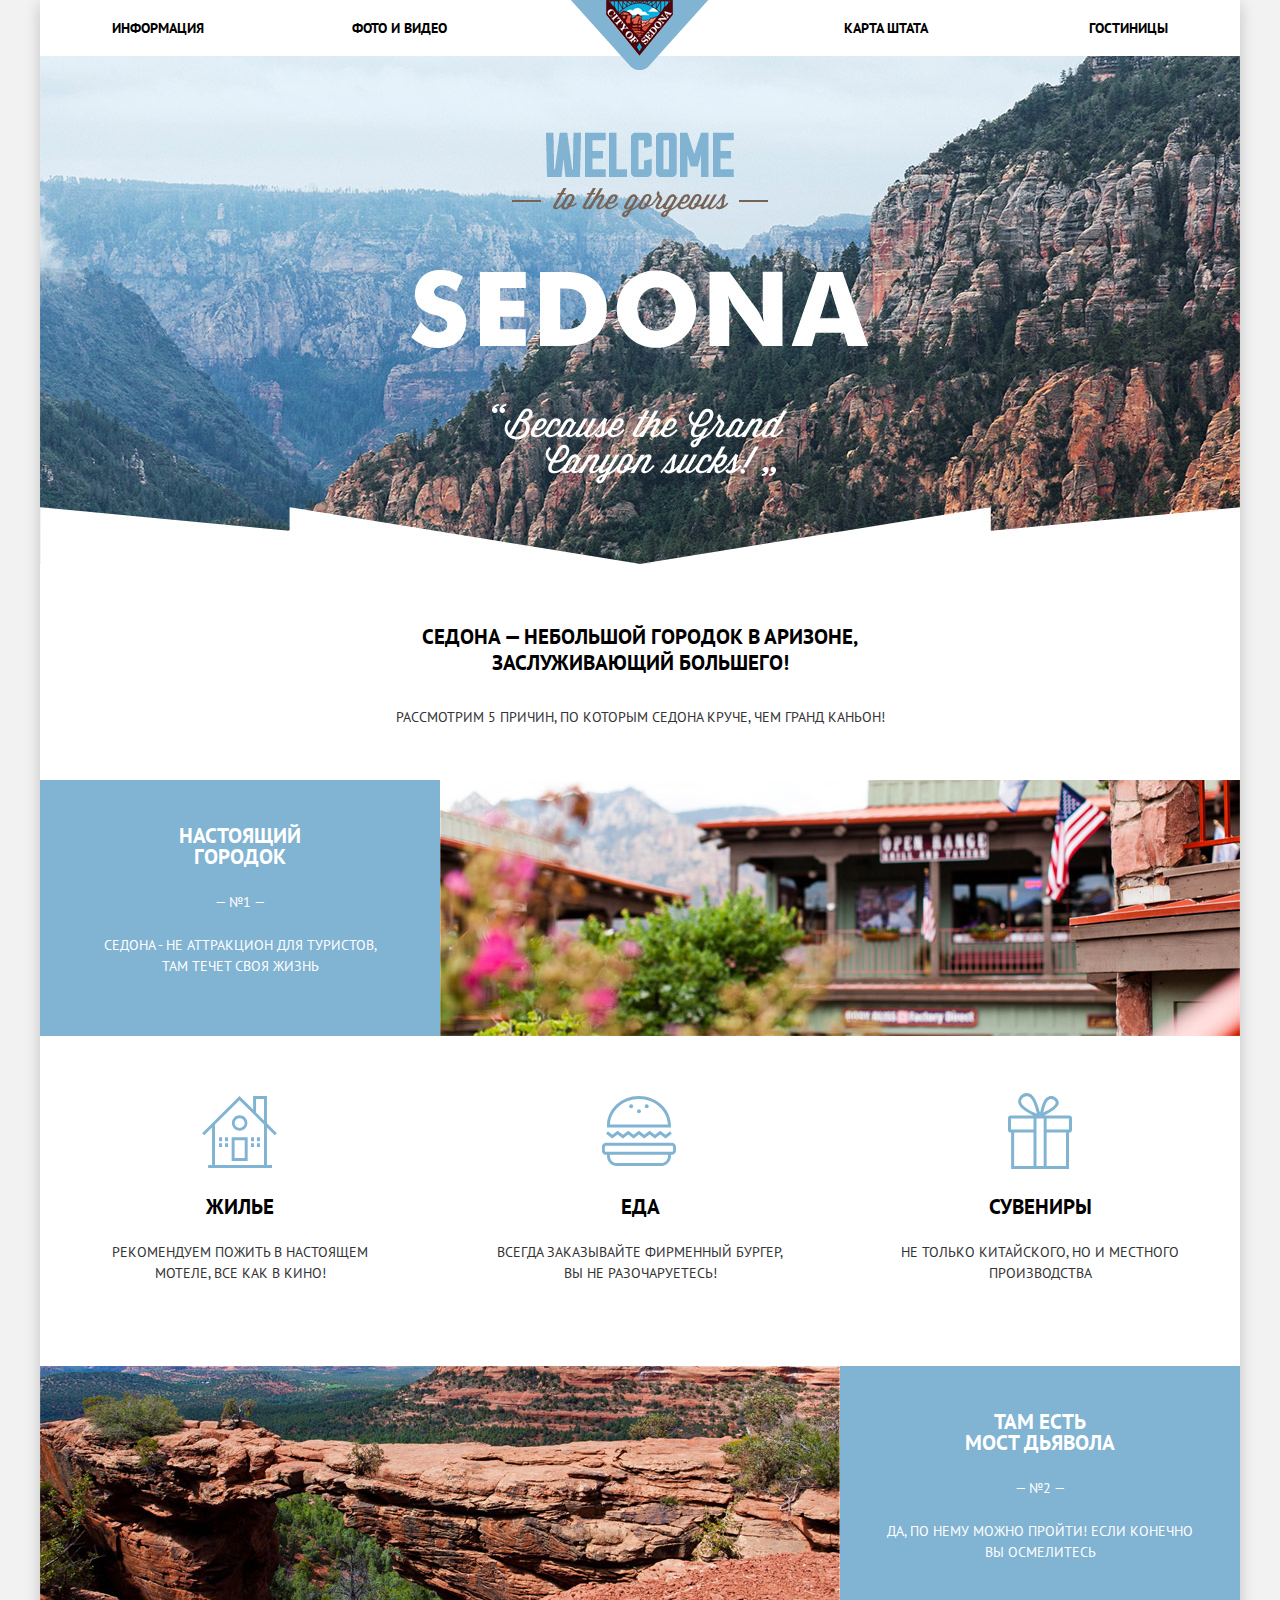
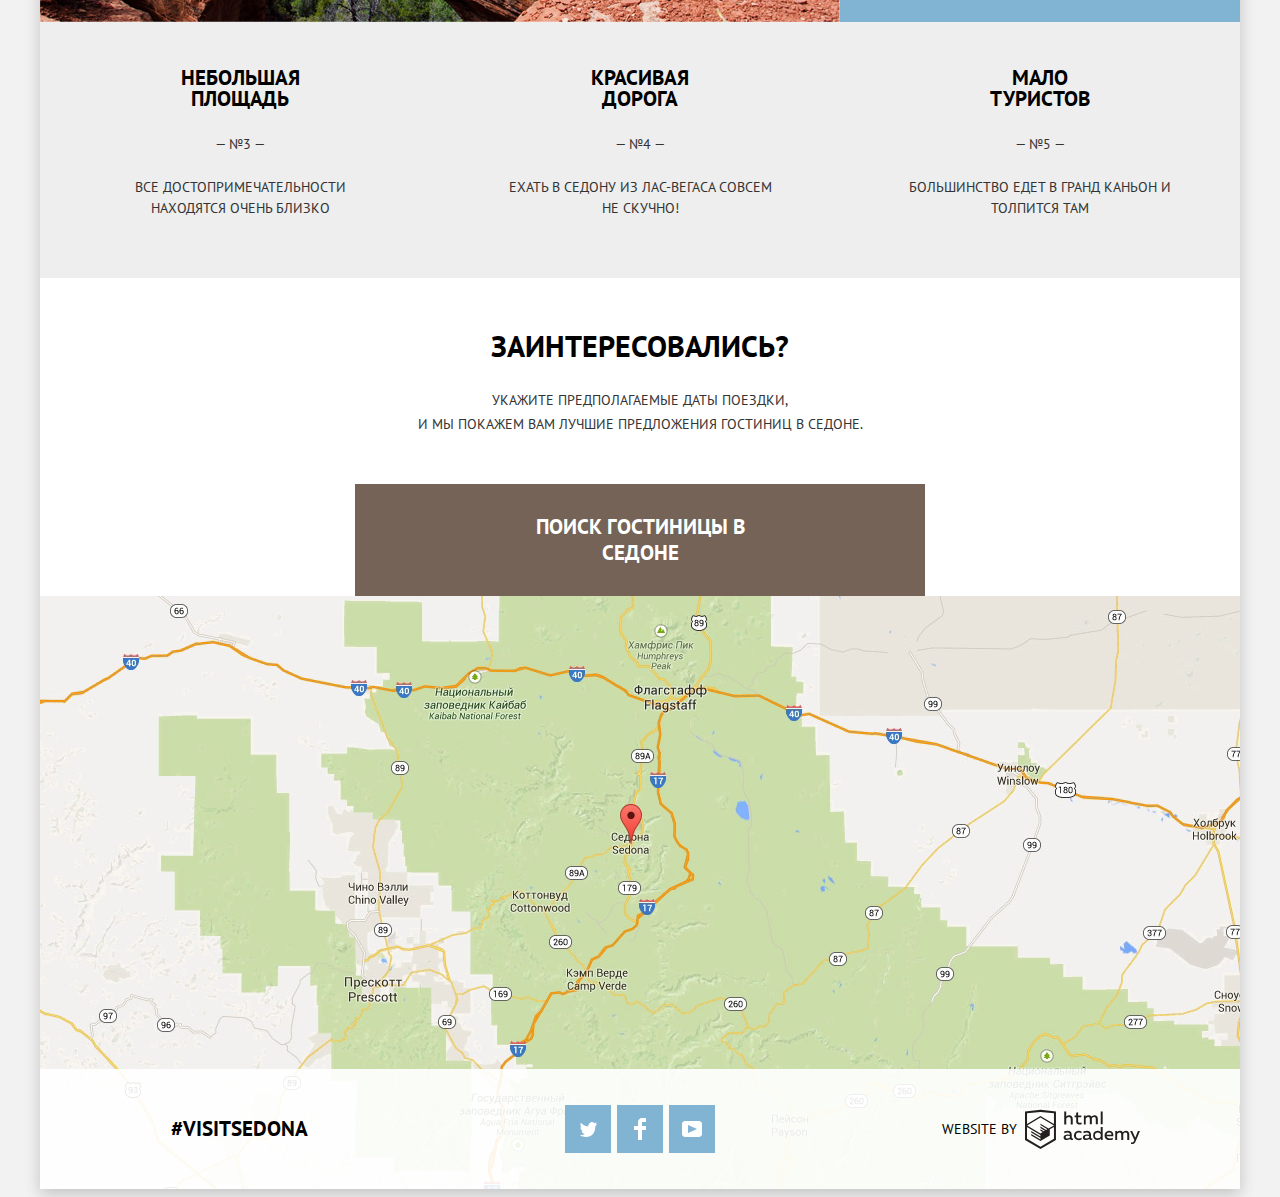
<file: index.html>
<!DOCTYPE html>
<html lang="ru">

<head>
    <meta charset="utf-8">
    <link href="https://fonts.googleapis.com/css2?family=PT+Sans:wght@400;700&display=swap" rel="stylesheet">
    <link rel="stylesheet" href="css/style.min.css">
    <link rel="stylesheet" href="css/normalize.css">
    <title>Седона</title>
</head>

<body class="main-page">
    <div class="container">
        <header class="main-header">
            <a class="header-logo">
                <img src="img/header-logo.png" alt="Логотип" width="138" height="70">
            </a>
            <nav class="main-navigation">
                <ul class="site-navigation">
                    <li><a href="info.html">Информация</a></li>
                    <li><a href="media.html">Фото и видео</a></li>
                    <li><a href="map.html">Карта штата</a></li>
                    <li><a href="hotels.html">Гостиницы</a></li>
                </ul>
            </nav>
        </header>
        <main>
            <div class="promo"></div>

            <div class="popup-overlay">
                <section class="advantages">
                    <div class="title">
                        <h1>Седона — небольшой городок в Аризоне, заслуживающий большего!</h1>
                        <p class="sentence">Рассмотрим 5 причин, по которым Седона круче, чем Гранд Каньон!</p>
                    </div>
                    <ul class="advantages-list">
                        <li class="advantages-item advantages-item-blue">
                            <div class="basic-adventages">
                                <h3>Настоящий<br> городок</h3>
                                <span>— №1 —</span>
                                <p>Седона - не аттракцион для туристов,<br> там течет своя жизнь</p>
                            </div>
                            <img src="img/real-town.jpg" alt="Real town" width="800" height="256">
                        </li>
                        <li class="advantages-item advantages-item-blue">
                            <img src="img/bridge.jpg" alt="Bridge" width="800" height="256">
                            <div class="basic-adventages">
                                <h3>Там есть<br> мост дьявола</h3>
                                <span>— №2 —</span>
                                <p>Да, по нему можно пройти! Если конечно вы осмелитесь</p>
                            </div>
                        </li>
                        <li class="advantages-item basic-adventages advantages-item-grey">
                            <h3>Небольшая<br> площадь</h3>
                            <span>— №3 —</span>
                            <p>Все достопримечательности<br> находятся очень близко</p>
                        </li>
                        <li class="advantages-item basic-adventages advantages-item-grey">
                            <h3>Красивая<br> дорога</h3>
                            <span>— №4 —</span>
                            <p>Ехать в Седону из Лас-вегаса совсем<br> не скучно!</p>
                        </li>
                        <li class="advantages-item basic-adventages advantages-item-grey">
                            <h3>Мало<br> туристов</h3>
                            <span>— №5 —</span>
                            <p>Большинство едет в Гранд Каньон и<br> толпится там</p>
                        </li>                    
                        <li class="more-advantages">
                            <ul>
                                <li class="advantages-item more-advantages-item advantages-item-motel">
                                    <h3>Жилье</h3>
                                    <p>Рекомендуем пожить в настоящем мотеле, все как в кино!</p>
                                </li>
                                <li class="advantages-item more-advantages-item advantages-item-food">
                                    <h3>Еда</h3>
                                    <p>Всегда заказывайте фирменный бургер, вы не разочаруетесь!</p>
                                </li>
                                <li class="advantages-item more-advantages-item advantages-item-souvenirs">
                                    <h3>Сувениры</h3>
                                    <p>Не только китайского, но и местного производства</p>
                                </li>
                            </ul>
                        </li>
                    </ul>
                </section>

                <section class="booking">
                        <h2>Заинтересовались?</h2>
                        <p class="booking-subtitle">Укажите предполагаемые даты поездки,<br> и мы покажем вам лучшие предложения гостиниц в Седоне.</p>
                        <a class="seach-button" href="#">Поиск гостиницы в Седоне</a>                                                
                </section>
            </div> 
        
            <section class="modal">
                <h2 class="visually-hidden">Поиск гостиницы</h2>
                <form class="booking-form" action="https://echo.htmlacademy.ru" method="post">
                    <p class="input-date">
                        <label for="date-in">Дата заезда:</label>
                        <input class="booking-date" type="text" name="date-in" id="date-in" placeholder="24 апреля 2017">
                        <span class="calendar"></span>
                    </p>
                    <p class="input-date">
                        <label for="date-out">Дата выезда:</label>
                        <input class="booking-date" type="text" name="date-out" id="date-out" placeholder="4 июля 2017">
                        <span class="calendar"></span>
                    </p>
                    <p class="input-amount">
                        <label for="adult">Взрослые:</label>
                        <span class="amount-minus"></span>
                        <input class="booking-amount" type="text" name="adult" id="adult" placeholder="3">
                        <span class="amount-plus"></span>
                    </p>
                    <p class="input-amount">
                        <label for="child">Дети:</label>
                        <span class="amount-minus"></span>
                        <input class="booking-amount" type="text" name="child" id="child" placeholder="0">
                        <span class="amount-plus"></span>
                    </p>          
                    <button class="booking-button" type="submit">Найти</button>
                </form>
            </section>

            <div class="map">
                <iframe src="https://www.google.com/maps/embed?pb=!1m18!1m12!1m3!1d704189.6618408312!2d-111.89678163414136!3d34.926505423735236!2m3!1f0!2f0!3f0!3m2!1i1024!2i768!4f13.1!3m3!1m2!1s0x872da132f942b00d%3A0x5548c523fa6c8efd!2z0KHQtdC00L7QvdCwLCDQkNGA0LjQt9C-0L3QsCA4NjMzNiwg0KHQqNCQ!5e0!3m2!1sru!2sru!4v1590680115791!5m2!1sru!2sru" width="1200" height="593" style="border:0;" allowfullscreen="" aria-hidden="false"></iframe>
                <p><img src="img/map.jpg" alt="карта Седоны" width="1200" height="593"></p>
            </div>
        </main>

        <footer class="main-footer">
            <p class="hashtag">
                #Visitsedona
            </p>
            <ul class="footer-social">
                <li><a class="social-button social-button-twitter" href="#"><span class="visually-hidden">Твиттер</span>
                        <svg version="1.1" xmlns="http://www.w3.org/2000/svg"
                            xmlns:xlink="http://www.w3.org/1999/xlink" x="0px" y="0px" width="17px" height="15px"
                            viewBox="0 0 17 15" enable-background="new 0 0 17 15" xml:space="preserve">
                            <image overflow="visible" width="17" height="15" xlink:href="">
                            </image>
                            <g id="W6EeEF_1_">
                                <g>
                                    <path fill="#FFFFFF" d="M10.95,0.144c1.685-0.496,2.984,0.27,3.577,1.179c0.673-0.231,1.331-0.481,2.011-0.708
                           c-0.004,0.861-0.522,1.513-0.857,1.768c0.685,0.17,1.304-0.491,1.304-0.491c-0.169,1-1.006,1.788-1.563,2.024
                           c-0.231,6.75-3.175,11.217-10.077,11.082c-0.522,0,0.075,0-0.446,0c-0.41,0-4.164-0.46-4.898-1.887
                           c2.271,0.196,3.893-0.422,4.693-1.177c-0.96-0.3-2.679-0.477-2.979-2.95C2.064,9.09,2.279,9.212,2.905,9.103
                           C1.705,8.247,0.374,7.53,0.448,5.33c0.285,0.328,1.067,0.536,1.34,0.472c-0.703-0.241-1.97-3.36-0.894-4.952
                           c1.818,1.854,3.735,3.606,7.152,3.773C8.254,2.33,9.183,0.793,10.95,0.144z" />
                                </g>
                            </g>
                        </svg>
                    </a>
                </li>
                <li>
                    <a class="social-button social-button-facebook" href="#"><span
                            class="visually-hidden">Фейсбук</span>
                        <svg version="1.1" xmlns="http://www.w3.org/2000/svg"
                            xmlns:xlink="http://www.w3.org/1999/xlink" x="0px" y="0px" width="12px" height="22px"
                            viewBox="0 0 12 22" enable-background="new 0 0 12 22" xml:space="preserve">
                            <path fill="#FFFFFF" d="M12,4V0H8C5.791,0,4,1.791,4,4v4H0v4h4v10h4V12h4V8H8V4H12z" />
                        </svg></a>
                </li>
                <li><a class="social-button social-button-youtube" href="#"><span class="visually-hidden">Ютуб</span>
                        <svg version="1.1" xmlns="http://www.w3.org/2000/svg"
                            xmlns:xlink="http://www.w3.org/1999/xlink" x="0px" y="0px" width="20px" height="16px"
                            viewBox="0 0 20 16" enable-background="new 0 0 20 16" xml:space="preserve">
                            <image overflow="visible" width="20" height="16"
                                xlink:href="">
                            </image>
                            <path fill="#FFFFFF" d="M17,0H3C1.35,0,0,1.35,0,3v10c0,1.65,1.35,3,3,3h14c1.65,0,3-1.35,3-3V3C20,1.35,18.65,0,17,0z
                    M6.027,11.998V4.002L15.014,8L6.027,11.998z" />
                        </svg></a>
                </li>
            </ul>
            <p class="footer-copyright">
                <span>Website by</span>
                <a class="copyright-logo" href="https://htmlacademy.ru/intensive/htmlcss"><span class="visually-hidden">HTML Academy</span>
                    <svg id="Layer_1" data-name="Layer 1" xmlns="http://www.w3.org/2000/svg" width="115" height="41" viewBox="0 0 108.08 36.85"><title>logo-htmlacademy-small1</title><path d="M44.61,26.88a2,2,0,0,0,.55-0.1v1.33a3.25,3.25,0,0,1-1.18.21,1.67,1.67,0,0,1-1.67-1,4.84,4.84,0,0,1-3.14,1.08c-1.51,0-2.91-.83-2.91-2.55,0-2.13,2-2.79,3.71-2.79a11.08,11.08,0,0,1,2.17.25v-0.3c0-1-.76-1.77-2.19-1.77a7.42,7.42,0,0,0-3,.64v-1.7a10.21,10.21,0,0,1,3.19-.55c2.36,0,3.81,1.12,3.81,3.65v3a0.54,0.54,0,0,0,.49.59h0.17Zm-6.44-1.13A1.35,1.35,0,0,0,39.63,27h0.11a3.39,3.39,0,0,0,2.41-1V24.58a9.72,9.72,0,0,0-1.81-.21c-1,0-2.16.33-2.16,1.38h0Zm12.36-6.11a5,5,0,0,1,2.57.64V22a4.08,4.08,0,0,0-2.3-.7,2.75,2.75,0,1,0,0,5.49,5,5,0,0,0,2.43-.64v1.71a6.27,6.27,0,0,1-2.76.57A4.21,4.21,0,0,1,46,24.51q0-.21,0-0.41a4.32,4.32,0,0,1,4.18-4.46h0.38Zm12.17,7.24a2,2,0,0,0,.55-0.1v1.33a3.25,3.25,0,0,1-1.18.21,1.67,1.67,0,0,1-1.67-1,4.84,4.84,0,0,1-3.14,1.08c-1.51,0-2.91-.83-2.91-2.55,0-2.13,2-2.79,3.71-2.79a11.08,11.08,0,0,1,2.17.25v-0.3c0-1-.76-1.77-2.19-1.77a7.42,7.42,0,0,0-3,.64v-1.7a10.21,10.21,0,0,1,3.19-.55c2.36,0,3.81,1.12,3.81,3.65v3a0.54,0.54,0,0,0,.49.59h0.17Zm-6.44-1.13A1.35,1.35,0,0,0,57.73,27h0.11a3.39,3.39,0,0,0,2.41-1V24.58a9.72,9.72,0,0,0-1.81-.21c-1.06,0-2.16.33-2.16,1.38h0ZM73,16V28.2H71.35V26.88a3.88,3.88,0,0,1-3.19,1.54,4.4,4.4,0,0,1,0-8.78,3.81,3.81,0,0,1,3,1.3V16H73Zm-4.53,5.22a2.76,2.76,0,1,0,0,5.52A2.86,2.86,0,0,0,71.15,25V23A2.91,2.91,0,0,0,68.49,21.27ZM79,19.64c3.31,0,4.46,2.68,3.92,5.09H76.7c0.21,1.5,1.67,2.11,3.19,2.11a6.11,6.11,0,0,0,2.64-.59v1.6a7.14,7.14,0,0,1-3,.57C77,28.42,74.78,27,74.78,24a4.18,4.18,0,0,1,4-4.39H79Zm0.09,1.54a2.28,2.28,0,0,0-2.44,2.1v0.06H81.3A2,2,0,0,0,79.13,21.18Zm5.73,7V19.87h1.65v1a3.81,3.81,0,0,1,2.78-1.27A2.86,2.86,0,0,1,91.89,21a4.12,4.12,0,0,1,2.91-1.33A3.06,3.06,0,0,1,98,23V28.2h-1.9V23.05a1.59,1.59,0,0,0-1.42-1.75H94.42a2.8,2.8,0,0,0-2.07,1.12V28.2h-1.9V23.05A1.59,1.59,0,0,0,89,21.31H88.8a3,3,0,0,0-2.21,1.29v5.63H84.86Zm21.31-8.33h1.9l-3.91,9.46c-0.9,2.17-2.09,2.86-3.35,2.86a4.76,4.76,0,0,1-1.1-.14V30.46a2.86,2.86,0,0,0,.85.12c0.9,0,1.58-.64,2.07-1.9l0.17-.42-4-8.4h2l2.86,6.29ZM38.73,1.46V6.22a3.81,3.81,0,0,1,2.7-1.14,3.25,3.25,0,0,1,3.44,3.4v5.15H43V8.72a1.81,1.81,0,0,0-1.61-2h-0.3a2.93,2.93,0,0,0-2.32,1.39v5.52h-1.9V1.46h1.9ZM49.94,2.31v3h3V6.91h-3v3.81c0,1.1.5,1.46,1.58,1.46a4.49,4.49,0,0,0,1.69-.33v1.6A6.8,6.8,0,0,1,51,13.8a2.55,2.55,0,0,1-2.86-2.74V6.89H46.58V5.26h1.5V2.74Zm5.4,11.31V5.28H57v1A3.81,3.81,0,0,1,59.77,5a2.86,2.86,0,0,1,2.6,1.33A4.12,4.12,0,0,1,65.28,5,3.06,3.06,0,0,1,68.44,8.4v5.21h-1.9V8.46a1.59,1.59,0,0,0-1.42-1.75H64.89a2.8,2.8,0,0,0-2.07,1.12v5.78h-1.9V8.46A1.59,1.59,0,0,0,59.5,6.71H59.27A3,3,0,0,0,57.06,8v5.63H55.34ZM71.17,1.45H73V13.6H71.17V1.45ZM14.71,0H14.55L0,1.54V28.21l14.55,8.66,14.55-8.66V1.54Zm12.5,27.1L14.55,34.64,1.9,27.12V16.18l12.59,7.5V25L5.86,19.9v1.31l8.68,5.21v1.39L5.87,22.65V24l8.68,5.21,8.75-5.24V18.31L27.2,16V27.12Zm0-12.53-3.48,2-1.6,1L14.51,13v1.31L21,18.23H21l-0.14.09-1,.54-5.37-3.2V17l4.24,2.52-1,.67-3.2-1.9v1.31l2.1,1.24L14.5,22.1,2,14.65,14.51,7.11Zm0-1.32L14.49,5.76,1.91,13.25v-10L14.56,1.92,27.21,3.25v10h0Z" transform="translate(0 -0.02)" fill="#231f20"/></svg>
                </a>
            </p>
        </footer> 

    </div> 
    
    <script src="js/popup.min.js"></script>

</body>

</html>
</file>
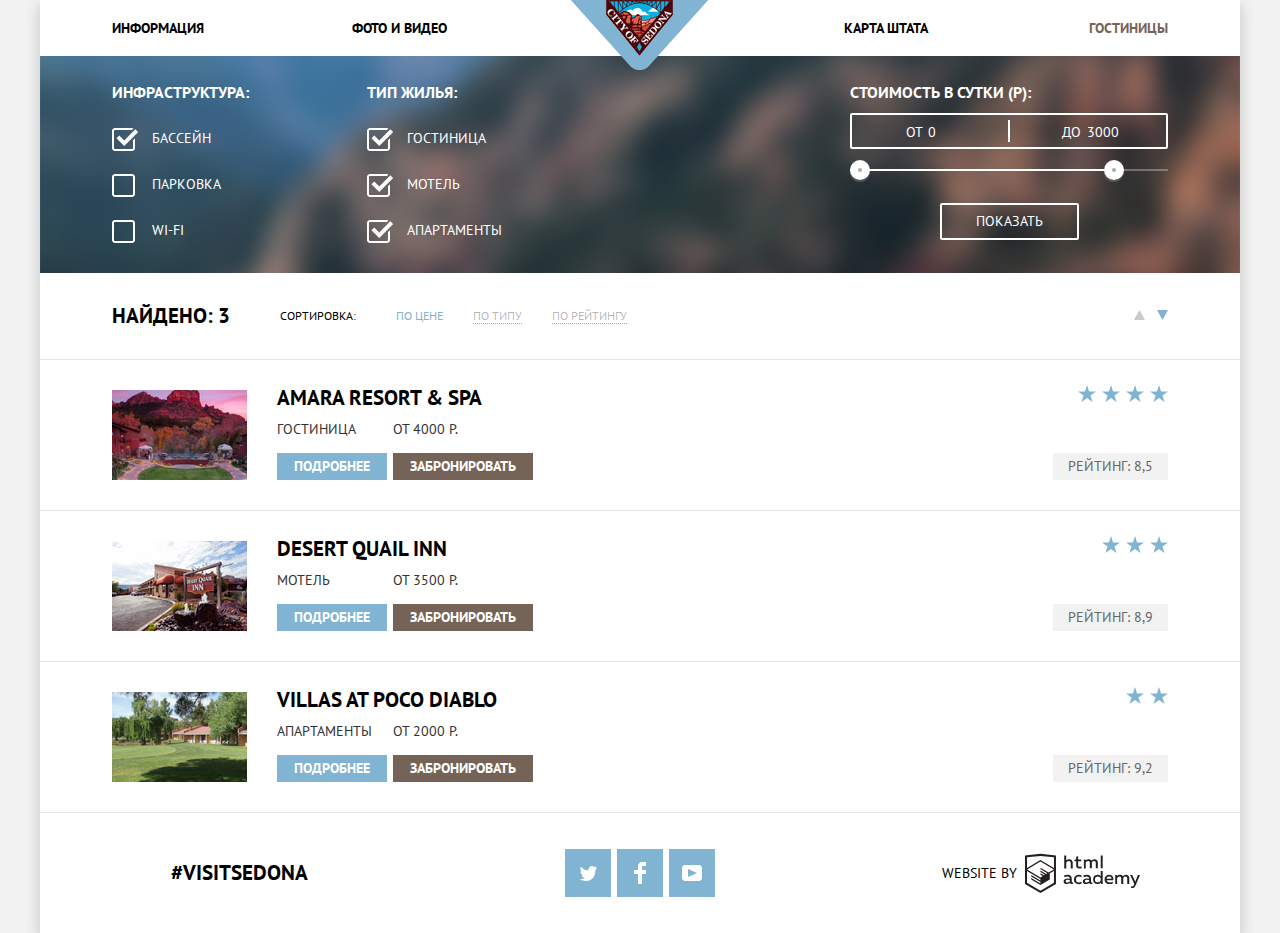
<file: hotels.html>
<!DOCTYPE html>
<html lang="ru">

<head>
    <meta charset="utf-8">
    <link href="https://fonts.googleapis.com/css2?family=PT+Sans:wght@400;700&display=swap" rel="stylesheet">
    <link rel="stylesheet" href="css/style.min.css">
    <link rel="stylesheet" href="css/normalize.css">
    <title>Седона</title>
</head>

<body class="inner-page">
    <div class="container">
        <header class="main-header">
            <a class="header-logo" href="index.html">
                <img src="img/header-logo.png" alt="Логотип" width="138" height="70">
            </a>
            <nav class="main-navigation">
                <ul class="site-navigation">
                    <li><a href="info.html">Информация</a></li>
                    <li><a href="media.html">Фото и видео</a></li>
                    <li><a href="map.html">Карта штата</a></li>
                    <li><a class="site-navigation-current">Гостиницы</a></li>
                </ul>
            </nav>
        </header>
        <main>
            <h1 class="visually-hidden">Гостиницы</h1>
            <section class="filters">
                <h2 class="visually-hidden">фильтр гостиниц</h2>
                <form class="filter" action="https://echo.htmlacademy.ru" method="GET">
                    <div class="column-left">
                        <fieldset class="checkbox-column">
                            <legend>Инфраструктура:</legend>
                            <ul>
                                <li class="filter-option">
                                    <input class="visually-hidden filter-checkbox" type="checkbox" name="pool"
                                        id="filter-pool" checked>
                                    <label for="filter-pool">Бассейн</label>
                                </li>
                                <li class="filter-option">
                                    <input class="visually-hidden filter-checkbox" type="checkbox" name="parking"
                                        id="filter-parking">
                                    <label for="filter-parking">Парковка</label>
                                </li>
                                <li class="filter-option">
                                    <input class="visually-hidden filter-checkbox" type="checkbox" name="wifi"
                                        id="filter-wifi">
                                    <label for="filter-wifi">Wi-Fi</label>
                                </li>
                            </ul>
                        </fieldset>
                        <fieldset class="checkbox-column">
                            <legend>Тип жилья:</legend>
                            <ul>
                                <li class="filter-option">
                                    <input class="visually-hidden filter-checkbox" type="checkbox" name="hotel"
                                        id="filter-hotel" checked>
                                    <label for="filter-hotel">Гостиница</label>
                                </li>
                                <li class="filter-option">
                                    <input class="visually-hidden filter-checkbox" type="checkbox" name="motel"
                                        id="filter-motel" checked>
                                    <label for="filter-motel">Мотель</label>
                                </li>
                                <li class="filter-option">
                                    <input class="visually-hidden filter-checkbox" type="checkbox" name="apartments"
                                        id="filter-apartments" checked>
                                    <label for="filter-apartments">Апартаменты</label>
                                </li>                            
                            </ul>
                        </fieldset>                        
                    </div>                    
                    <div class="column-right">
                        <fieldset>
                            <legend>Стоимость в сутки (P):</legend>
                            <div class="price-controls">
                                <label class="min-price">От <input type="text" name="min-price" value="0"></label>
                                <label class="max-price">До <input type="text" name="max-price" value="3000"></label>
                            </div>
                            <div class="range-controls">
                                <div class="scale">
                                    <div class="bar"></div>
                                </div>
                                <div class="range-toggle range-toggle-min"></div>
                                <div class="range-toggle range-toggle-max"></div>
                            </div>
                        </fieldset>
                        <button class="filter-button" type="submit">Показать</button>
                    </div>
                </form>
            </section>
            <section class="catalog ">
                <h2 class="visually-hidden">Каталог гостиниц</h2>
                <div class="sort-column">
                    <span class="sort-amount">Найдено: 3</span>
                    <span class="sort-title">Сортировка:</span>
                    <ul class="sort-type">
                        <li class="sort-item"><a class="sort-item-current" href="#">По цене</a></li>
                        <li class="sort-item"><a href="#">По типу</a></li>
                        <li class="sort-item"><a href="#">По рейтингу</a></li>
                    </ul>
                    <ul class="sort-increment">
                        <li class="sort-item">
                            <a class="sort-arrow" href="#">
                                <span class="visually-hidden">По возростанию</span>
                                <svg xmlns="http://www.w3.org/2000/svg" width="11" height="10" viewBox="0 0 11 10"><path fill="#cacaca" d="M5.5 0L0 10h11z" /></svg>
                            </a>
                        </li>
                        <li class="sort-item">
                            <a class="sort-arrow sort-item-current" href="#">
                                <span class="visually-hidden">По убыванию</span>
                                <svg xmlns="http://www.w3.org/2000/svg" width="11" height="10" viewBox="0 0 11 10"><path fill="#81b3d2" d="M5.5 10L0 0h11" /></svg>
                            </a>
                        </li>
                    </ul>
                </div>
                <ul class="catalog-list">
                    <li class="catalog-item">
                        <div class="catalog-image">
                            <img src="img/hotel-1.jpg" alt="Amara resort & spa" width="135" height="90">
                        </div>                        
                        <div class="catalog-info">
                            <a class="catalog-title" href="#">
                                <h3>Amara resort & spa</h3>
                            </a>
                            <div>
                                <p>
                                    <span>Гостиница</span>
                                    <a class="catalog-button detail" href="#">Подробнее</a>
                                </p>
                                <p>
                                    <span>От 4000 Р.</span>
                                    <a class="catalog-button catalog-booking" href="#">Забронировать</a>
                                </p>
                            </div>
                        </div>
                        <div class="rating-column">
                            <div class="stars">
                                <img src="img/star.svg" alt="звезда" width="18" height="17">
                                <img src="img/star.svg" alt="звезда" width="18" height="17">
                                <img src="img/star.svg" alt="звезда" width="18" height="17">
                                <img src="img/star.svg" alt="звезда" width="18" height="17">
                                <span class="visually-hidden">4 звезды</span>
                            </div>
                            <span class="rating">Рейтинг: 8,5</span>
                        </div>
                    </li>
                    <li class="catalog-item">
                        <div class="catalog-image">
                            <img src="img/hotel-2.jpg" alt="Desert Quail Inn" width="135" height="90">
                        </div>                                               
                        <div class="catalog-info">
                            <a class="catalog-title" href="#">
                                <h3>Desert Quail Inn</h3>
                            </a>
                            <div>
                                <p>
                                    <span>Мотель</span>
                                    <a class="catalog-button detail" href="#">Подробнее</a>
                                </p>
                                <p>
                                    <span>От 3500 Р.</span>
                                    <a class="catalog-button catalog-booking" href="#">Забронировать</a>
                                </p>
                            </div>
                        </div>
                        <div class="rating-column">
                            <div class="stars">
                                <img src="img/star.svg" alt="звезда" width="18" height="17">
                                <img src="img/star.svg" alt="звезда" width="18" height="17">
                                <img src="img/star.svg" alt="звезда" width="18" height="17">
                                <span class="visually-hidden">4 звезды</span>
                            </div>
                            <span class="rating">Рейтинг: 8,9</span>
                        </div>
                    </li>
                    <li class="catalog-item">
                        <div class="catalog-image">
                            <img src="img/hotel-3.jpg" alt="Villas at Poco Diablo" width="135" height="90">
                        </div>                        
                        <div class="catalog-info">
                            <a class="catalog-title" href="#">
                                <h3>Villas at Poco Diablo</h3>
                            </a>
                            <div>
                                <p>
                                    <span>Апартаменты</span>
                                    <a class="catalog-button detail" href="#">Подробнее</a>
                                </p>
                                <p>
                                    <span>От 2000 Р.</span>
                                    <a class="catalog-button catalog-booking" href="#">Забронировать</a>
                                </p>
                            </div>
                        </div>
                        <div class="rating-column">
                            <div class="stars">
                                <img src="img/star.svg" alt="звезда" width="18" height="17">
                                <img src="img/star.svg" alt="звезда" width="18" height="17">
                                <span class="visually-hidden">4 звезды</span>
                            </div>
                            <span class="rating">Рейтинг: 9,2</span>
                        </div>
                    </li>
                </ul>
            </section>

        </main>

        <footer class="main-footer">
            <p class="hashtag">
                #Visitsedona
            </p>
            <ul class="footer-social">
                <li><a class="social-button social-button-twitter" href="#"><span class="visually-hidden">Твиттер</span>
                        <svg version="1.1" xmlns="http://www.w3.org/2000/svg"
                            xmlns:xlink="http://www.w3.org/1999/xlink" x="0px" y="0px" width="17px" height="15px"
                            viewBox="0 0 17 15" xml:space="preserve">
                            <image overflow="visible" width="17" height="15" xlink:href="">
                            </image>
                            <g id="W6EeEF_1_">
                                <g>
                                    <path fill="#FFFFFF" d="M10.95,0.144c1.685-0.496,2.984,0.27,3.577,1.179c0.673-0.231,1.331-0.481,2.011-0.708
                           c-0.004,0.861-0.522,1.513-0.857,1.768c0.685,0.17,1.304-0.491,1.304-0.491c-0.169,1-1.006,1.788-1.563,2.024
                           c-0.231,6.75-3.175,11.217-10.077,11.082c-0.522,0,0.075,0-0.446,0c-0.41,0-4.164-0.46-4.898-1.887
                           c2.271,0.196,3.893-0.422,4.693-1.177c-0.96-0.3-2.679-0.477-2.979-2.95C2.064,9.09,2.279,9.212,2.905,9.103
                           C1.705,8.247,0.374,7.53,0.448,5.33c0.285,0.328,1.067,0.536,1.34,0.472c-0.703-0.241-1.97-3.36-0.894-4.952
                           c1.818,1.854,3.735,3.606,7.152,3.773C8.254,2.33,9.183,0.793,10.95,0.144z" />
                                </g>
                            </g>
                        </svg>
                    </a></li>
                <li><a class="social-button social-button-facebook" href="#"><span
                            class="visually-hidden">Фейсбук</span>
                        <svg version="1.1" xmlns="http://www.w3.org/2000/svg"
                            xmlns:xlink="http://www.w3.org/1999/xlink" x="0px" y="0px" width="12px" height="22px"
                            viewBox="0 0 12 22" xml:space="preserve">
                            <path fill="#FFFFFF" d="M12,4V0H8C5.791,0,4,1.791,4,4v4H0v4h4v10h4V12h4V8H8V4H12z" />
                        </svg></a></li>
                <li><a class="social-button social-button-youtube" href="#"><span class="visually-hidden">Ютуб</span>
                        <svg version="1.1" xmlns="http://www.w3.org/2000/svg"
                            xmlns:xlink="http://www.w3.org/1999/xlink" x="0px" y="0px" width="20px" height="16px"
                            viewBox="0 0 20 16" enable-background="new 0 0 20 16" xml:space="preserve">
                            <image overflow="visible" width="20" height="16"
                                xlink:href="">
                            </image>
                            <path fill="#FFFFFF" d="M17,0H3C1.35,0,0,1.35,0,3v10c0,1.65,1.35,3,3,3h14c1.65,0,3-1.35,3-3V3C20,1.35,18.65,0,17,0z
                    M6.027,11.998V4.002L15.014,8L6.027,11.998z" />
                        </svg></a></li>
            </ul>
            <p class="footer-copyright">
                <span>Website by</span>
                <a class="copyright-logo" href="https://htmlacademy.ru/intensive/htmlcss"><span
                        class="visually-hidden">HTML Academy</span>
                    <svg data-name="Layer 1" xmlns="http://www.w3.org/2000/svg" width="115" height="41"
                        viewBox="0 0 108.08 36.85">
                        <title>logo-htmlacademy-small1</title>
                        <path
                            d="M44.61,26.88a2,2,0,0,0,.55-0.1v1.33a3.25,3.25,0,0,1-1.18.21,1.67,1.67,0,0,1-1.67-1,4.84,4.84,0,0,1-3.14,1.08c-1.51,0-2.91-.83-2.91-2.55,0-2.13,2-2.79,3.71-2.79a11.08,11.08,0,0,1,2.17.25v-0.3c0-1-.76-1.77-2.19-1.77a7.42,7.42,0,0,0-3,.64v-1.7a10.21,10.21,0,0,1,3.19-.55c2.36,0,3.81,1.12,3.81,3.65v3a0.54,0.54,0,0,0,.49.59h0.17Zm-6.44-1.13A1.35,1.35,0,0,0,39.63,27h0.11a3.39,3.39,0,0,0,2.41-1V24.58a9.72,9.72,0,0,0-1.81-.21c-1,0-2.16.33-2.16,1.38h0Zm12.36-6.11a5,5,0,0,1,2.57.64V22a4.08,4.08,0,0,0-2.3-.7,2.75,2.75,0,1,0,0,5.49,5,5,0,0,0,2.43-.64v1.71a6.27,6.27,0,0,1-2.76.57A4.21,4.21,0,0,1,46,24.51q0-.21,0-0.41a4.32,4.32,0,0,1,4.18-4.46h0.38Zm12.17,7.24a2,2,0,0,0,.55-0.1v1.33a3.25,3.25,0,0,1-1.18.21,1.67,1.67,0,0,1-1.67-1,4.84,4.84,0,0,1-3.14,1.08c-1.51,0-2.91-.83-2.91-2.55,0-2.13,2-2.79,3.71-2.79a11.08,11.08,0,0,1,2.17.25v-0.3c0-1-.76-1.77-2.19-1.77a7.42,7.42,0,0,0-3,.64v-1.7a10.21,10.21,0,0,1,3.19-.55c2.36,0,3.81,1.12,3.81,3.65v3a0.54,0.54,0,0,0,.49.59h0.17Zm-6.44-1.13A1.35,1.35,0,0,0,57.73,27h0.11a3.39,3.39,0,0,0,2.41-1V24.58a9.72,9.72,0,0,0-1.81-.21c-1.06,0-2.16.33-2.16,1.38h0ZM73,16V28.2H71.35V26.88a3.88,3.88,0,0,1-3.19,1.54,4.4,4.4,0,0,1,0-8.78,3.81,3.81,0,0,1,3,1.3V16H73Zm-4.53,5.22a2.76,2.76,0,1,0,0,5.52A2.86,2.86,0,0,0,71.15,25V23A2.91,2.91,0,0,0,68.49,21.27ZM79,19.64c3.31,0,4.46,2.68,3.92,5.09H76.7c0.21,1.5,1.67,2.11,3.19,2.11a6.11,6.11,0,0,0,2.64-.59v1.6a7.14,7.14,0,0,1-3,.57C77,28.42,74.78,27,74.78,24a4.18,4.18,0,0,1,4-4.39H79Zm0.09,1.54a2.28,2.28,0,0,0-2.44,2.1v0.06H81.3A2,2,0,0,0,79.13,21.18Zm5.73,7V19.87h1.65v1a3.81,3.81,0,0,1,2.78-1.27A2.86,2.86,0,0,1,91.89,21a4.12,4.12,0,0,1,2.91-1.33A3.06,3.06,0,0,1,98,23V28.2h-1.9V23.05a1.59,1.59,0,0,0-1.42-1.75H94.42a2.8,2.8,0,0,0-2.07,1.12V28.2h-1.9V23.05A1.59,1.59,0,0,0,89,21.31H88.8a3,3,0,0,0-2.21,1.29v5.63H84.86Zm21.31-8.33h1.9l-3.91,9.46c-0.9,2.17-2.09,2.86-3.35,2.86a4.76,4.76,0,0,1-1.1-.14V30.46a2.86,2.86,0,0,0,.85.12c0.9,0,1.58-.64,2.07-1.9l0.17-.42-4-8.4h2l2.86,6.29ZM38.73,1.46V6.22a3.81,3.81,0,0,1,2.7-1.14,3.25,3.25,0,0,1,3.44,3.4v5.15H43V8.72a1.81,1.81,0,0,0-1.61-2h-0.3a2.93,2.93,0,0,0-2.32,1.39v5.52h-1.9V1.46h1.9ZM49.94,2.31v3h3V6.91h-3v3.81c0,1.1.5,1.46,1.58,1.46a4.49,4.49,0,0,0,1.69-.33v1.6A6.8,6.8,0,0,1,51,13.8a2.55,2.55,0,0,1-2.86-2.74V6.89H46.58V5.26h1.5V2.74Zm5.4,11.31V5.28H57v1A3.81,3.81,0,0,1,59.77,5a2.86,2.86,0,0,1,2.6,1.33A4.12,4.12,0,0,1,65.28,5,3.06,3.06,0,0,1,68.44,8.4v5.21h-1.9V8.46a1.59,1.59,0,0,0-1.42-1.75H64.89a2.8,2.8,0,0,0-2.07,1.12v5.78h-1.9V8.46A1.59,1.59,0,0,0,59.5,6.71H59.27A3,3,0,0,0,57.06,8v5.63H55.34ZM71.17,1.45H73V13.6H71.17V1.45ZM14.71,0H14.55L0,1.54V28.21l14.55,8.66,14.55-8.66V1.54Zm12.5,27.1L14.55,34.64,1.9,27.12V16.18l12.59,7.5V25L5.86,19.9v1.31l8.68,5.21v1.39L5.87,22.65V24l8.68,5.21,8.75-5.24V18.31L27.2,16V27.12Zm0-12.53-3.48,2-1.6,1L14.51,13v1.31L21,18.23H21l-0.14.09-1,.54-5.37-3.2V17l4.24,2.52-1,.67-3.2-1.9v1.31l2.1,1.24L14.5,22.1,2,14.65,14.51,7.11Zm0-1.32L14.49,5.76,1.91,13.25v-10L14.56,1.92,27.21,3.25v10h0Z"
                            transform="translate(0 -0.02)" fill="#231f20" />
                    </svg>

                </a>
            </p>
        </footer>
    </div>
</body>

</html>
</file>
<file: css/style.min.css>
@-webkit-keyframes bounce{0%{-webkit-transform:translateY(-395px);transform:translateY(-395px)}to{-webkit-transform:translateY(0);transform:translateY(0)}}@keyframes bounce{0%{-webkit-transform:translateY(-395px);transform:translateY(-395px)}to{-webkit-transform:translateY(0);transform:translateY(0)}}@-webkit-keyframes shake{0%,to{-webkit-transform:translateX(0);transform:translateX(0)}10%,30%,50%,70%,90%{-webkit-transform:translateX(-10px);transform:translateX(-10px)}20%,40%,60%,80%{-webkit-transform:translateX(10px);transform:translateX(10px)}}@keyframes shake{0%,to{-webkit-transform:translateX(0);transform:translateX(0)}10%,30%,50%,70%,90%{-webkit-transform:translateX(-10px);transform:translateX(-10px)}20%,40%,60%,80%{-webkit-transform:translateX(10px);transform:translateX(10px)}}body{min-width:1200px;margin:0;padding:0;font-family:'PT Sans',Arial,sans-serif;font-size:14px;line-height:26px;font-weight:400;color:#000;text-transform:uppercase;background-color:#f2f2f2}.container{position:relative;width:1200px;margin:0 auto;background-color:#fff;box-shadow:0 5px 15px rgba(0,1,1,.2)}a{text-decoration:none}img{max-width:100%;height:auto}.visually-hidden:not(:focus):not(:active),input[type=checkbox].visually-hidden,input[type=radio].visually-hidden{position:absolute;width:1px;height:1px;margin:-1px;border:0;padding:0;white-space:nowrap;-webkit-clip-path:inset(100%);clip-path:inset(100%);clip:rect(0 0 0 0);overflow:hidden}.main-header{position:relative}.header-logo{position:absolute;z-index:2;left:50%;width:138px;height:70px;margin-left:-69px}.main-navigation{background-color:#fff}.site-navigation{display:flex;justify-content:space-between;flex-wrap:wrap;margin:0;padding:0 72px;list-style:none}.site-navigation li{width:240px;padding:15px 0}.site-navigation li:nth-child(4n-2){margin-right:auto}.site-navigation li:nth-child(4n),.site-navigation li:nth-child(4n-1){text-align:right}.site-navigation a{color:#000;font-weight:700}.site-navigation a:focus,.site-navigation a:hover{color:#81b3d2}.site-navigation a:active{color:#000;opacity:.3}.site-navigation .site-navigation-current{color:#766357}.promo{width:1200px;height:508px;margin-bottom:60px;background-image:url(../img/intro.jpg);background-position:0 -56px;background-repeat:no-repeat}.title{width:576px;margin:0 auto 50px}.advantages h1{margin:0 0 28px;font-size:21px;line-height:26px;text-align:center}.advantages{position:relative;z-index:5;margin-bottom:56px}.advantages .sentence{margin:0;color:#333;text-align:center}.advantages-list,.more-advantages ul{display:flex;flex-wrap:wrap;margin:0;padding:0;list-style:none}.advantages-item{order:2;line-height:21px;color:#333;text-align:center}.advantages-item:first-child{order:0}.advantages-item h3{margin:0 0 25px;font-size:21px;color:#000}.advantages-item p{margin:0}.advantages-item-blue{display:flex}.advantages-item-blue div,.advantages-item-grey,.more-advantages .advantages-item{width:400px;min-height:256px;box-sizing:border-box}.advantages-item-blue div,.advantages-item-blue h3{color:#fff;background-color:#81b3d2}.advantages-item-grey{background-color:#eee}.basic-adventages{padding:45px 45px 50px}.basic-adventages span{display:block;margin-bottom:22px}.more-advantages{order:1}.more-advantages .advantages-item{padding:55px 55px 82px}.more-advantages-item h3{position:relative;padding-top:105px}.advantages-item-food h3::before,.advantages-item-motel h3::before,.advantages-item-souvenirs h3::before{content:"";position:absolute;top:5px;left:50%;width:76px;height:76px;margin-left:-38px;background-image:url(../img/icon-1.svg);background-position:0 0;background-repeat:no-repeat}.advantages-item-food h3::before,.advantages-item-souvenirs h3::before{background-image:url(../img/icon-3.svg)}.advantages-item-souvenirs h3::before{top:2px;width:64px;margin-left:-32px;background-image:url(../img/icon-2.svg)}.booking{position:relative;z-index:5;padding:0 315px;text-align:center}.booking h2{margin:0 0 30px;font-size:30px;line-height:24px}.booking .booking-subtitle{margin:0 0 48px;color:#333;line-height:24px}.seach-button{display:block;padding:30px 140px;color:#fff;font-size:21px;font-weight:700;text-align:center;background-color:#766357}.seach-button:focus,.seach-button:hover{background-color:#604e43}.seach-button:active{color:rgba(255,255,255,.3);background-color:#503e33}.map{position:relative;width:1200px;height:593px}.map p{position:absolute;z-index:1;top:0;left:0;margin:0}.map iframe{position:relative;z-index:2}.filters{padding:26px 72px 0;margin-bottom:30px;background-color:#505a62;background-position:center center;background-image:url(../img/filter-background.jpg);background-repeat:no-repeat}.catalog-info div,.filter,.filter .column-left{display:flex;flex-wrap:wrap}.filter .column-left{max-width:720px}.filter fieldset{padding:0;margin:0;border:0}.filter .checkbox-column{width:240px;margin-right:15px;margin-bottom:32px}.filter legend,.filter ul{padding:0;line-height:21px;color:#fff}.filter legend{margin-bottom:25px;font-size:16px;font-weight:700}.filter ul{margin:0;list-style:none}.filter-option{margin-bottom:25px;padding-left:40px}.filter-option:last-child{margin-bottom:0}.filter-option label{position:relative;display:block;cursor:pointer;-webkit-user-select:none;-moz-user-select:none;-ms-user-select:none;user-select:none}.filter-checkbox+label::before{content:"";position:absolute;top:0;left:-40px;width:26px;height:23px;background-image:url(../img/checkbox-off.svg);background-repeat:no-repeat;background-position:0 0}.filter-checkbox:checked+label::before{background-image:url(../img/checkbox-on.svg)}.filter-checkbox:disabled+label::before{opacity:.5}.filter-button,.price-controls{border:2px solid #fff;border-radius:2px}.filter-button{display:block;margin:0 auto 30px;padding:6px 34px;font:inherit;color:#fff;line-height:21px;text-transform:uppercase;background-color:transparent}.filter-button:hover{color:#000;background-color:#fff}.filter .column-right{width:318px;margin-left:auto;color:#fff}.column-right legend{margin-bottom:10px}.price-controls{position:relative;height:36px;margin-bottom:20px;font-size:0;box-sizing:border-box}.price-controls::after{content:"";position:absolute;top:50%;left:50%;width:2px;height:22px;background-color:#fff;-webkit-transform:translate(-50%,-50%);transform:translate(-50%,-50%)}.price-controls label{display:inline-block;font-size:14px;line-height:32px;vertical-align:top;cursor:pointer}.price-controls .max-price,.price-controls .min-price{width:132px;text-align:center;padding-left:25px}.price-controls input{width:50px;margin:0;color:inherit;font:inherit;background:0 0;border:0}.range-controls{position:relative;margin-bottom:32px}.range-controls .scale{height:2px;background-color:rgba(255,255,255,.3)}.range-controls .bar{width:80%;height:2px;background-color:#fff}.range-toggle{position:absolute;top:-9px;width:20px;height:22px;background-image:url(../img/filter-button.svg);cursor:pointer}.range-toggle-min{left:0}.range-toggle-max{left:80%}.range-toggle:hover{-webkit-transform:scale(1.1);transform:scale(1.1)}.sort-column{display:flex;flex-wrap:wrap;align-items:center;margin-bottom:30px;padding:0 72px;font-size:12px;line-height:18px}.catalog .sort-amount{margin-right:50px;font-size:21px;line-height:26px;font-weight:700}.sort-title{margin-right:40px}.catalog .sort-increment{margin-left:auto}.sort-amount,.sort-column ul,.sort-title{flex-grow:0}.sort-column ul{display:flex;flex-wrap:wrap;margin:0;padding:0;list-style:none}.sort-column .sort-type{max-width:540px}.sort-type .sort-item{margin-right:30px}.sort-increment .sort-item{margin-right:12px}.sort-item:last-child{margin-right:0}.sort-item a{color:rgba(0,0,0,.3);border-bottom:1px dotted #81b3d2}.catalog-item h3:focus,.catalog-item h3:hover,.sort-item a:focus,.sort-item a:hover{color:#81b3d2}.sort-item a:active{color:#000;border:0}.sort-item .sort-item-current{color:#81b3d2;border:0}.sort-column .sort-arrow{border:0}.sort-item-current path{fill:#81b3d2}.sort-arrow:focus path,.sort-arrow:hover path{fill:#231f20}.sort-arrow:active path{fill:#81b3d2}.catalog-list{margin:0;padding:0;list-style:none}.catalog-item{display:flex;flex-wrap:wrap;padding:25px 72px 30px;border-top:1px solid #e5e5e5}.catalog-item:last-child{border-bottom:1px solid #e5e5e5}.catalog-item .catalog-image{width:135px;height:90px;margin-right:30px;margin-top:5px}.catalog-item .catalog-info{max-width:640px}.catalog-item h3{margin:0 0 8px;font-size:21px;font-weight:700;color:#000}.catalog-item h3:active{color:rgba(0,0,0,.3)}.catalog-item span{display:block;line-height:21px;color:#333}.catalog-info span{margin-bottom:13px}.catalog-item p{max-width:300px;margin:0 6px 0 0}.catalog-item p:last-child{margin:0}.catalog-button{display:block;padding:3px 17px;font-weight:700;line-height:21px;color:#fff;text-align:center}.catalog-item .detail{background-color:#81b3d2}.catalog-item .detail:focus,.catalog-item .detail:hover{background-color:#669ec0}.catalog-item .detail:active{color:rgba(255,255,255,.3);background-color:#5496bd}.catalog-item .catalog-booking{background-color:#766357}.catalog-item .catalog-booking:focus,.catalog-item .catalog-booking:hover{background-color:#604e43}.catalog-item .catalog-booking:active{color:rgba(255,255,255,.3);background-color:#503e33}.catalog-item .rating-column{display:flex;flex-direction:column;justify-content:space-between;align-items:flex-end;margin-left:auto}.stars{display:flex;justify-content:flex-end;width:114px;height:17px}.stars img{margin-left:6px}.catalog-item .rating{padding:3px 15px;color:#666;background-color:#f2f2f2}.main-footer{display:flex;justify-content:space-between;align-items:center;padding:0 72px;background-color:#fff}.main-page .main-footer{position:absolute;z-index:2;bottom:0;width:100%;background-color:rgba(255,255,255,.9);box-sizing:border-box}.main-footer .footer-copyright,.main-footer .footer-social,.main-footer .hashtag{text-align:center}.main-footer .hashtag{width:255px;margin:0;font-size:21px;font-weight:700}.footer-social{display:flex;flex-wrap:wrap;align-content:space-between;width:150px;margin:36px 0 30px;padding:0;list-style:none}.footer-social li{min-height:54px;margin-right:6px}.footer-social li:nth-child(3n){margin-right:0}.footer-social .social-button{display:flex;justify-content:center;align-items:center;width:46px;height:48px;background-color:#81b3d2}.footer-social .social-button:focus,.footer-social .social-button:hover{background-color:#669ec0}.social-button:active{background-color:#5496bd}.social-button:active svg{opacity:.3}.footer-copyright{display:flex;justify-content:center;align-items:center;width:255px;margin:0}.footer-copyright a{width:115px;height:41px;margin-left:8px;color:#333}.copyright-logo:focus path,.copyright-logo:hover path{fill:#81b3d2}.copyright-logo:active path{fill:#bdbbbc}.modal,.popup-overlay{position:relative;z-index:5;background-color:#fff}.modal{position:absolute;z-index:3;bottom:1000px;left:50%;width:460px;padding:55px;margin-left:-285px;font-weight:700}.modal-show{bottom:auto;display:block;-webkit-animation:bounce .5s;animation:bounce .5s}.modal-error{-webkit-animation:shake .6s;animation:shake .6s}.booking-form{display:flex;flex-wrap:wrap;justify-content:space-between}.booking-form p{position:relative;margin:0 0 29px;padding-left:115px}.booking-form p:last-of-type{margin-bottom:55px}.booking-form label{position:absolute;left:0;top:6px}.input-amount+.input-amount label{left:auto;right:140px}.booking-form input{font:inherit;color:#000;text-transform:uppercase;background-color:#f2f2f2;border:2px solid #f2f2f2;box-sizing:border-box}.booking-form .booking-date{width:345px;padding:4px 40px 4px 13px}.input-date .calendar{position:absolute;top:2px;width:36px;height:36px;cursor:pointer}.input-amount .amount-minus{right:76px}.input-amount .amount-minus,.input-amount .amount-plus{position:absolute;top:2px;width:36px;height:36px;cursor:pointer}.input-date .calendar{right:2px;background-image:url(../img/calendar.svg);background-repeat:no-repeat;background-position:6px 6px}.input-date .calendar:hover{background-image:url(../img/calendar-hover.svg)}.input-date .calendar:active{background-image:url(../img/calendar-active.svg)}.input-amount .amount-plus{right:2px}.input-amount .amount-minus::before,.input-amount .amount-plus::after,.input-amount .amount-plus::before{content:"";position:absolute;top:15px;left:12px;width:12px;height:3px;background-color:#a9a9a9}.input-amount .amount-plus::after{-webkit-transform:rotate(90deg);transform:rotate(90deg)}.amount-minus:hover::before,.amount-plus:hover::after,.amount-plus:hover::before{background-color:#000}.amount-minus:active::before,.amount-plus:active::after,.amount-plus:active::before{background-color:#81b3d2}.booking-form .booking-amount{width:114px;padding:4px 36px;text-align:center}.booking-form input:hover{background-color:#ebebeb;border-color:#ebebeb}.booking-form input:focus{background-color:#fff;border:2px solid #f5f5f5}.booking-form .booking-button{width:100%;padding:15px;font:inherit;color:#fff;font-size:21px;text-transform:uppercase;text-align:center;vertical-align:middle;background-color:#81b3d2;border:0}.booking-form .booking-button:focus,.booking-form .booking-button:hover{background-color:#669ec0}.booking-form .booking-button:active{color:rgba(255,255,255,.3);background-color:#5496bd}
</file>
